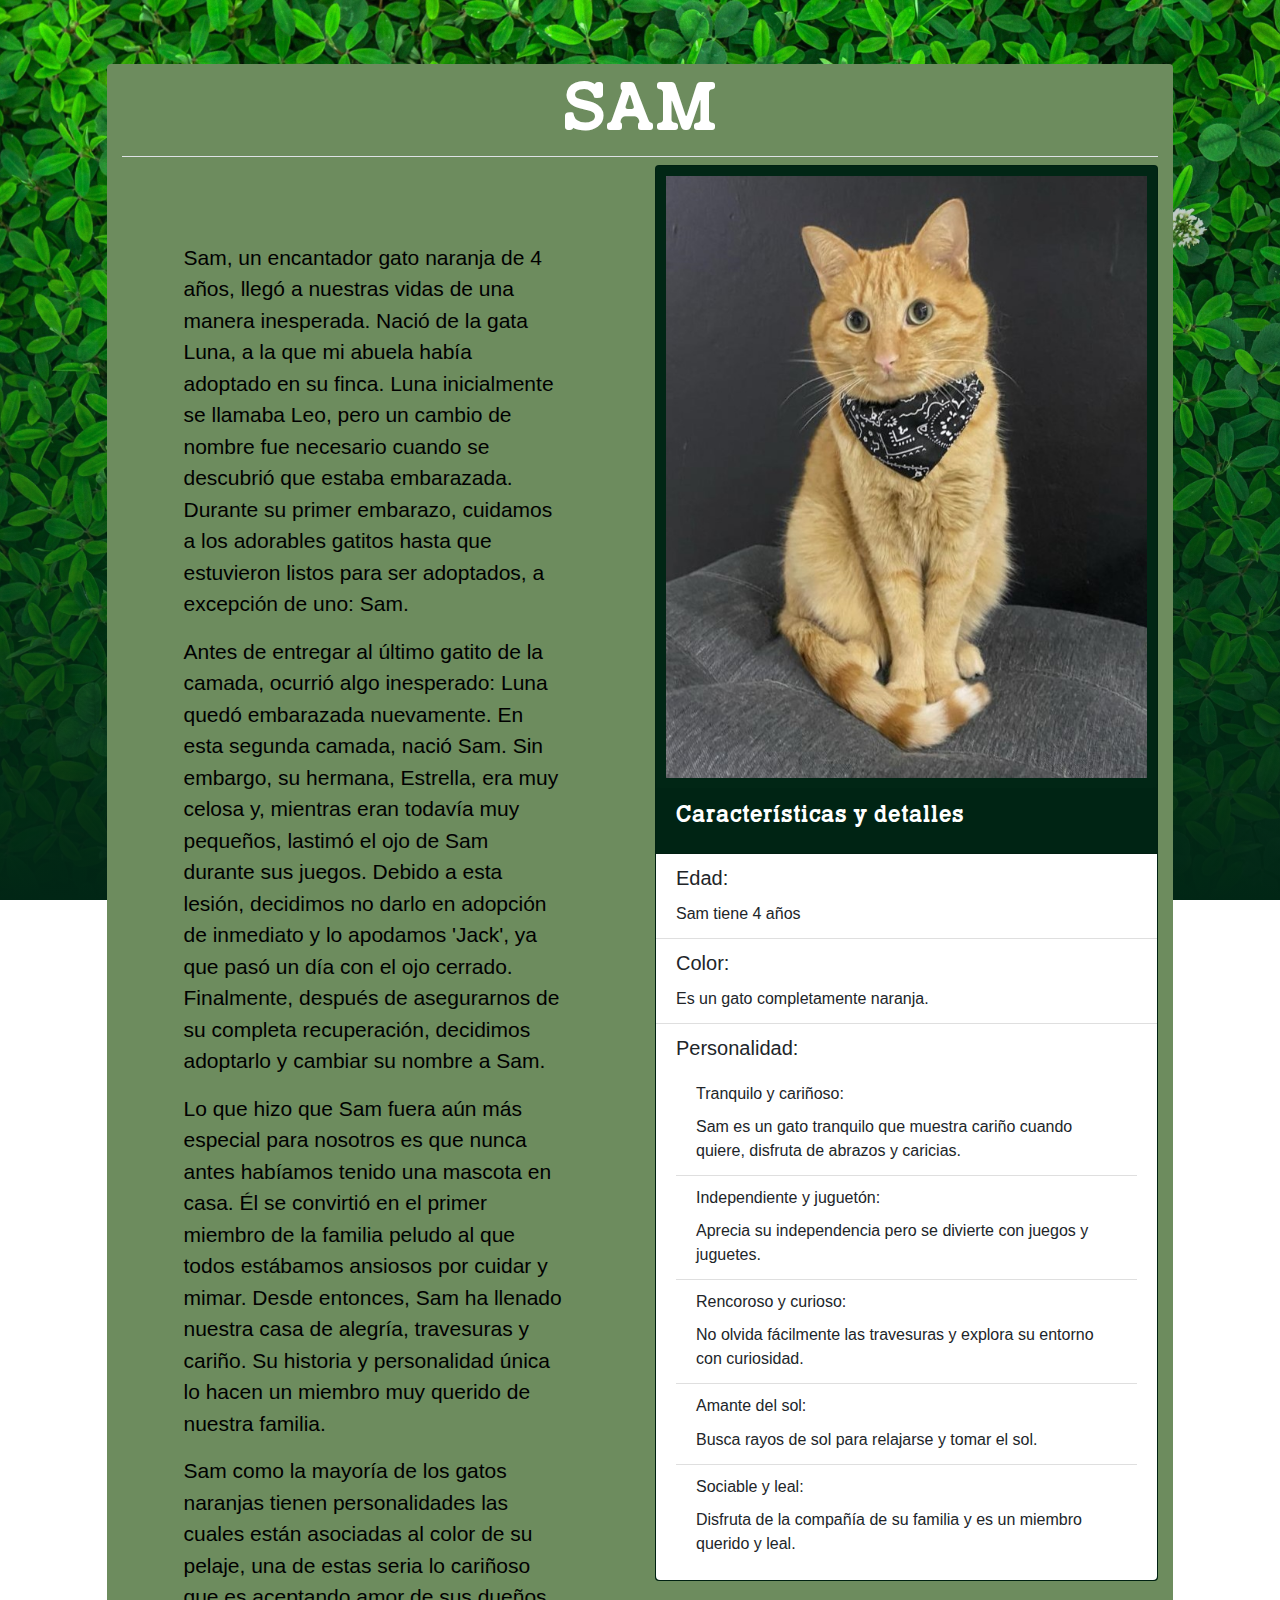
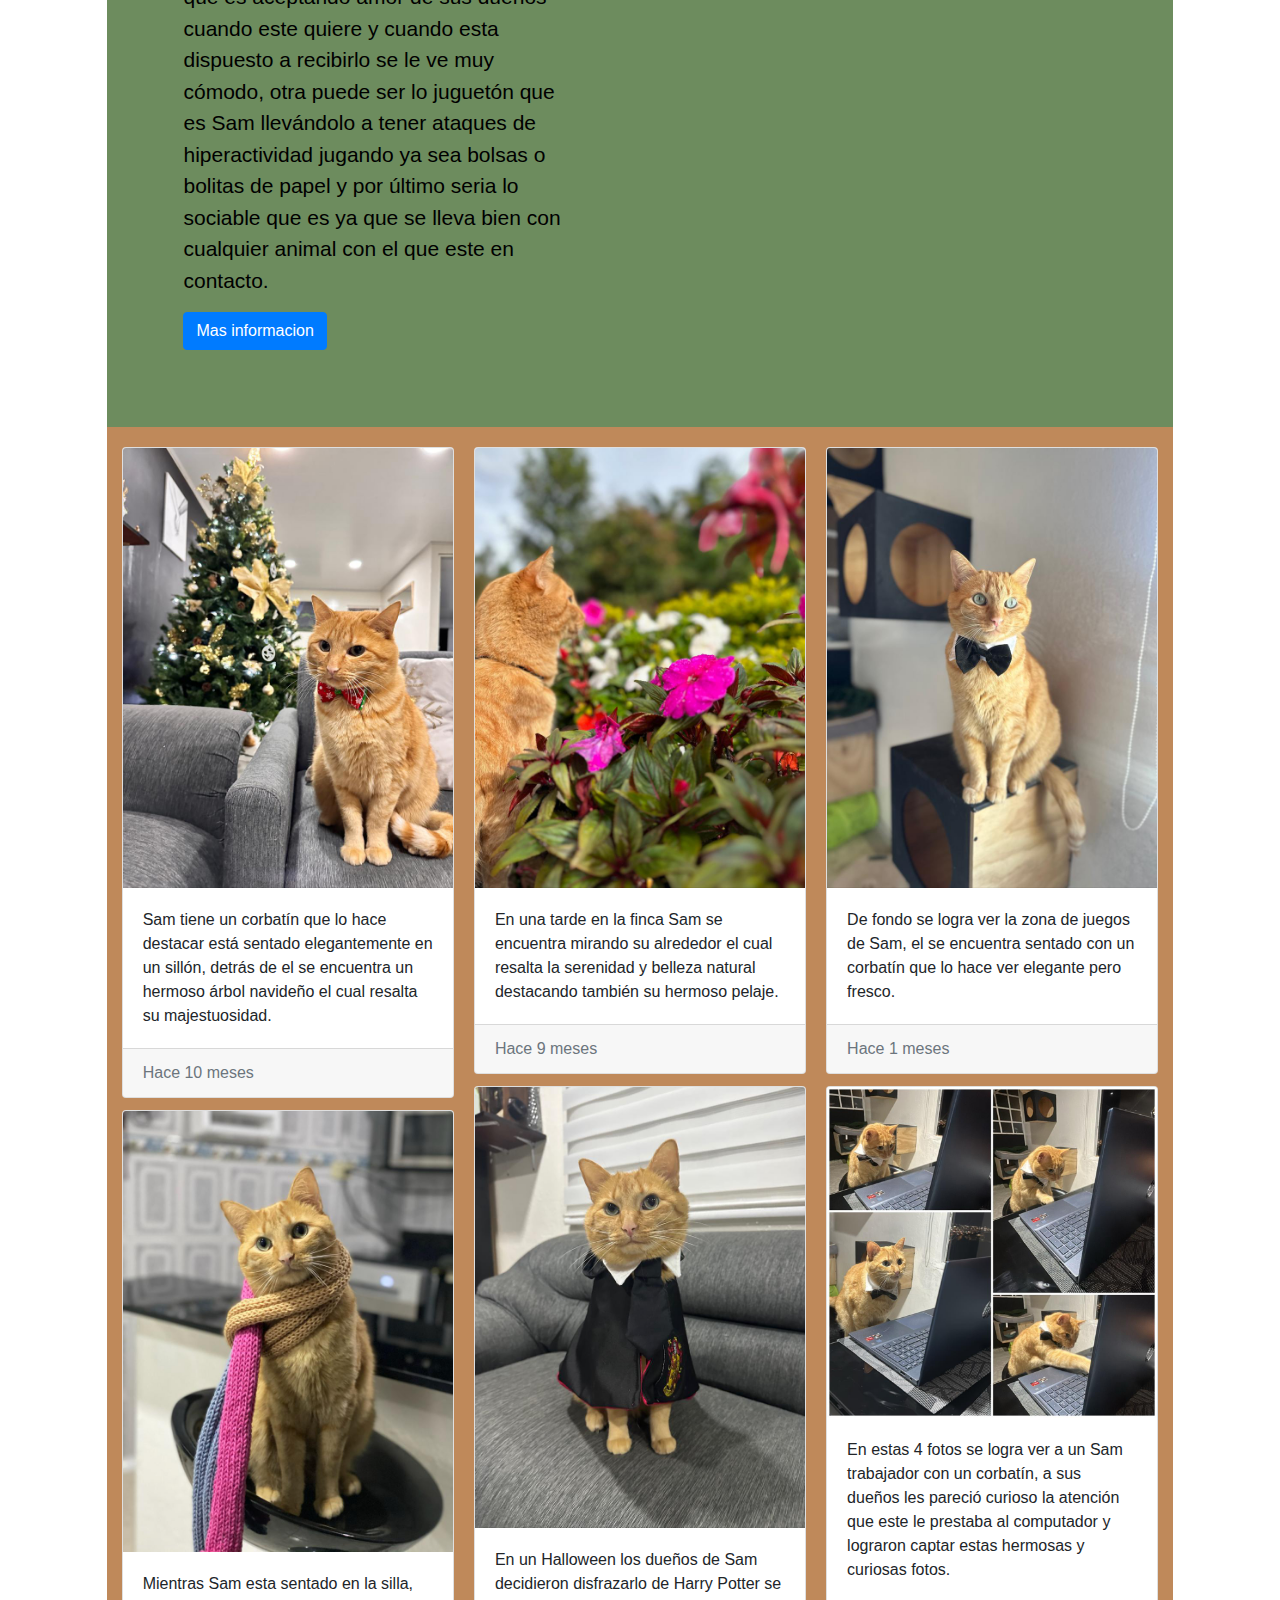
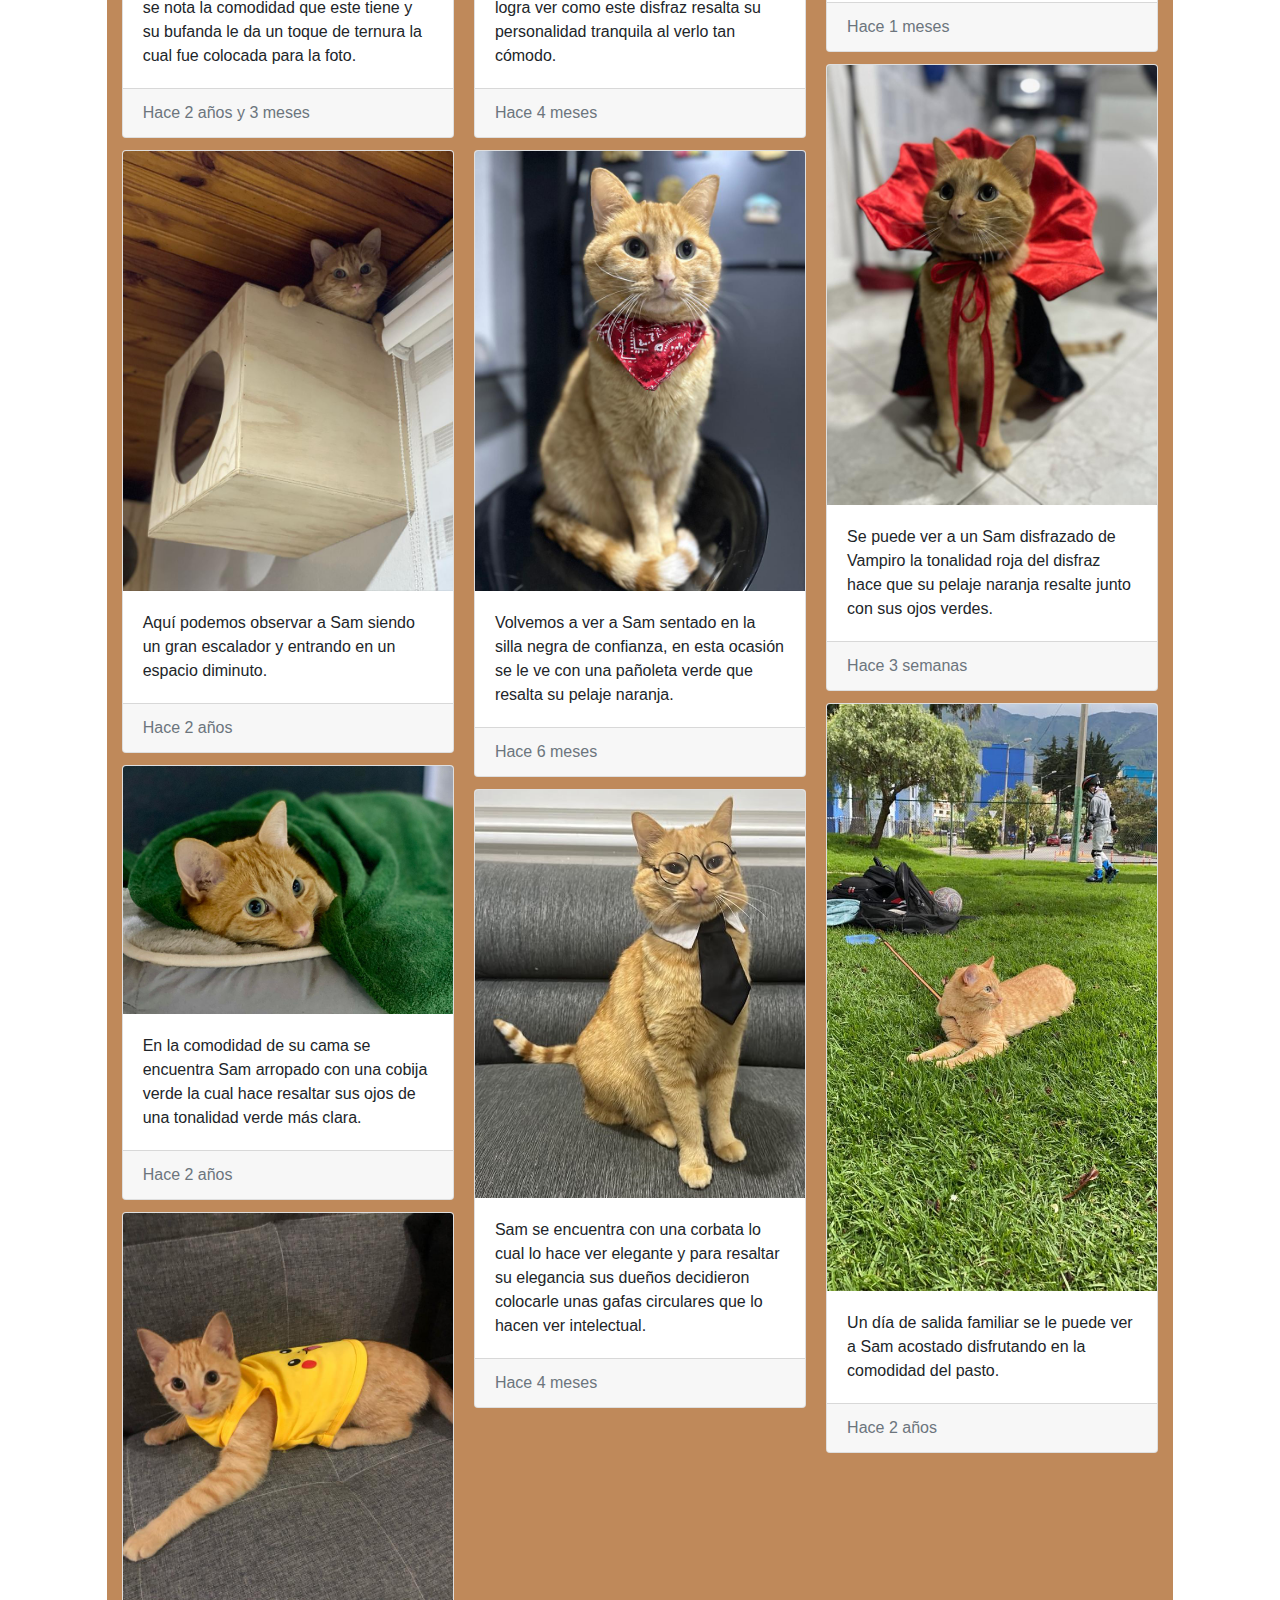
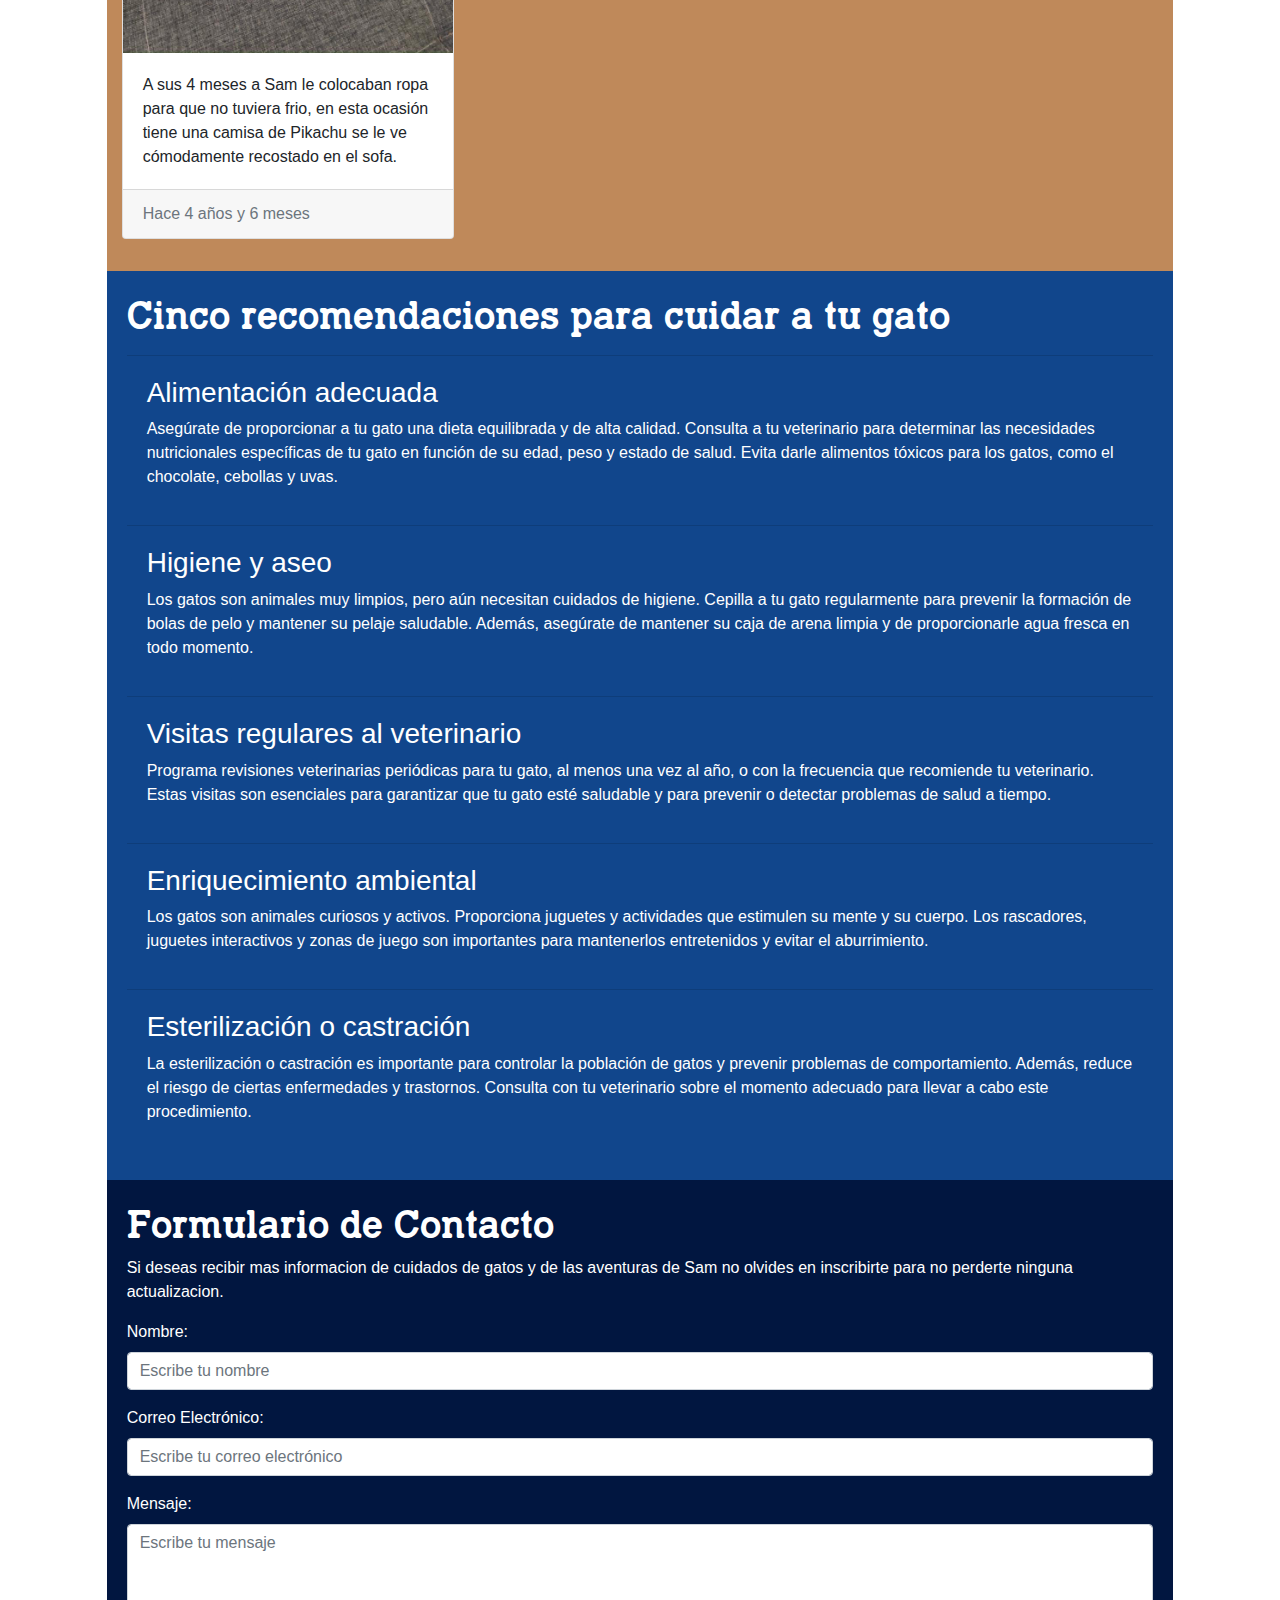
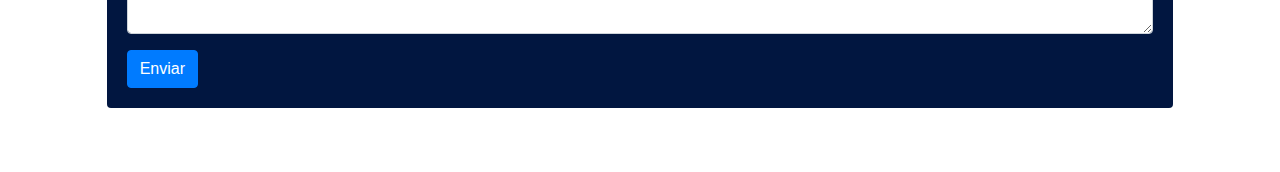
<file: src/index.html>
<!DOCTYPE html>
<html lang="en">
<head>
    <meta charset="UTF-8">
    <meta name="viewport" content="width=device-width, initial-scale=1.0">
    <link rel="stylesheet" href="https://stackpath.bootstrapcdn.com/bootstrap/4.1.3/css/bootstrap.min.css">
    <link rel="stylesheet" href="/src/style.css">

    <title>SamGato</title>
</head>
<body>
    <div class="container-fluid"> 
        
        <div class="row justify-content-md-center">
            <div class="col col-md-10 portada rounded-top"> 
                <h1 class="pb-2 border-bottom ">SAM</h1>
            </div>
            <div class="w-100"></div>

            <div class="col col-md-5 portada descripcion text-md">
                <p>
                    Sam, un encantador gato naranja de 4 años, llegó a nuestras vidas de una manera inesperada. Nació de la gata Luna, a la que mi abuela había adoptado en su finca. Luna inicialmente se llamaba Leo, pero un cambio de nombre fue necesario cuando se descubrió que estaba embarazada. Durante su primer embarazo, cuidamos a los adorables gatitos hasta que estuvieron listos para ser adoptados, a excepción de uno: Sam.
                </p>

                <p>
                    Antes de entregar al último gatito de la camada, ocurrió algo inesperado: Luna quedó embarazada nuevamente. En esta segunda camada, nació Sam. Sin embargo, su hermana, Estrella, era muy celosa y, mientras eran todavía muy pequeños, lastimó el ojo de Sam durante sus juegos. Debido a esta lesión, decidimos no darlo en adopción de inmediato y lo apodamos 'Jack', ya que pasó un día con el ojo cerrado. Finalmente, después de asegurarnos de su completa recuperación, decidimos adoptarlo y cambiar su nombre a Sam.
                </p>

                <p>
                    Lo que hizo que Sam fuera aún más especial para nosotros es que nunca antes habíamos tenido una mascota en casa. Él se convirtió en el primer miembro de la familia peludo al que todos estábamos ansiosos por cuidar y mimar. Desde entonces, Sam ha llenado nuestra casa de alegría, travesuras y cariño. Su historia y personalidad única lo hacen un miembro muy querido de nuestra familia.
                </p>
                <p>
                    Sam como la mayoría de los gatos naranjas tienen personalidades las cuales están asociadas al color de su pelaje, una de estas seria lo cariñoso que es aceptando amor de sus dueños cuando este quiere y cuando esta dispuesto a recibirlo se le ve muy cómodo, otra puede ser lo juguetón que es Sam llevándolo a tener ataques de hiperactividad jugando ya sea bolsas o bolitas de papel y por último seria lo sociable que es ya que se lleva bien con cualquier animal con el que este en contacto.
                </p>

                <a class="btn btn-primary" href="https://www.diariodesevilla.es/mascotas/curiosidades-gatos-naranja-unicos-especie_0_1771922962.html" role="button" target="_blank">Mas informacion</a>

            </div>
            <div class="w-10"></div>
            <div class="col col-md-5 portada descripcion ">
                <div class="card img-portada" >
                    <img src="\assets\sentado1.jpg" class="card-img-top img-portada rounded" alt="Responsive image">
                    <div class="card-header">
                        <h4 class="card-title">Características y detalles</h4>
                    </div>
                    <ul class="list-group list-group-flush">
                        <li class="list-group-item">
                            <h5 class="card-title">Edad:</h5>
                            <p class="card-text">Sam tiene 4 años</p>
                        </li>
                        <li class="list-group-item">
                            <h5 class="card-title">Color:</h5>
                            <p class="card-text"> Es un gato completamente naranja.</p>
                        </li>
                        <li class="list-group-item">
                            <h5 class="card-title">Personalidad:</h5>
                            <ul class="list-group list-group-flush">
                                <li class="list-group-item">
                                    <h6 class="card-title">Tranquilo y cariñoso:</h6>
                                    <p class="card-text">Sam es un gato tranquilo que muestra cariño cuando quiere, disfruta de abrazos y caricias.</p>
                                </li>
                                <li class="list-group-item">
                                    <h6 class="card-title">Independiente y juguetón:</h6>
                                    <p class="card-text">Aprecia su independencia pero se divierte con juegos y juguetes.</p>
                                </li>
                                <li class="list-group-item">
                                    <h6 class="card-title">Rencoroso y curioso:</h6>
                                    <p class="card-text">No olvida fácilmente las travesuras y explora su entorno con curiosidad.</p>
                                </li>
                                <li class="list-group-item">
                                    <h6 class="card-title">Amante del sol:</h6>
                                    <p class="card-text">Busca rayos de sol para relajarse y tomar el sol.</p>
                                </li>
                                <li class="list-group-item">
                                    <h6 class="card-title">Sociable y leal:</h6>
                                    <p class="card-text">Disfruta de la compañía de su familia y es un miembro querido y leal.</p>
                                </li>
                            </ul>

                        </li>
                    </ul>
                
                  </div>
                  
                   
                    
            </div>

        </div>


        <div class="row justify-content-md-center galeria">
            <div class="col col-md-10 galeria">
                <div class="card-columns">
                    <div class="card">
                        <img class="card-img-top img-fluid" src="\assets\galeria1.jpg" alt="Card image cap">
                        <div class="card-body">
                            <p class="card-text">Sam tiene un corbatín que lo hace destacar está sentado elegantemente en un sillón, detrás de el se encuentra un hermoso árbol navideño el cual resalta su majestuosidad.</p>
                        </div>
                        <div class="card-footer text-muted">
                            Hace 10 meses
                        </div>
                    </div>
                    <div class="card">
                        <img class="card-img-top img-fluid" src="\assets\galeria2.jpg" alt="Card image cap">
                        <div class="card-body">
                            <p class="card-text">Mientras Sam esta sentado en la silla, se nota la comodidad que este tiene y su bufanda le da un toque de ternura la cual fue colocada para la foto.</p>
                        </div>
                        <div class="card-footer text-muted">
                            Hace 2 años y 3 meses
                        </div>
                    </div>
                    <div class="card">
                        <img class="card-img-top img-fluid" src="\assets\galeria3.jpg" alt="Card image cap">
                        <div class="card-body">
                            <p class="card-text">Aquí podemos observar a Sam siendo un gran escalador y entrando en un espacio diminuto.</p>
                        </div>
                        <div class="card-footer text-muted">
                            Hace 2 años
                        </div>
                    </div>
                    <div class="card">
                        <img class="card-img-top img-fluid" src="\assets\galeria4.jpg" alt="Card image cap">
                        <div class="card-body">
                            <p class="card-text">En la comodidad de su cama se encuentra Sam arropado con una cobija verde la cual hace resaltar sus ojos de una tonalidad verde más clara.</p>
                        </div>
                        <div class="card-footer text-muted">
                            Hace 2 años
                        </div>
                    </div>

                    <div class="card">
                        <img class="card-img-top img-fluid" src="\assets\galeria5.jpg" alt="Card image cap">
                        <div class="card-body">
                            <p class="card-text">A sus 4 meses a Sam le colocaban ropa para que no tuviera frio, en esta ocasión tiene una camisa de Pikachu se le ve cómodamente recostado en el sofa.</p>
                        </div>
                        <div class="card-footer text-muted">
                            Hace 4 años y 6 meses
                        </div>
                    </div>
                    <div class="card">
                        <img class="card-img-top img-fluid" src="\assets\galeria6.jpg" alt="Card image cap">
                        <div class="card-body">
                            <p class="card-text">En una tarde en la finca Sam se encuentra mirando su alrededor el cual resalta la serenidad y belleza natural destacando también su hermoso pelaje.</p>
                        </div>
                        <div class="card-footer text-muted">
                            Hace 9 meses
                        </div>
                    </div>
                    <div class="card">
                        <img class="card-img-top img-fluid" src="\assets\galeria7.jpg" alt="Card image cap">
                        <div class="card-body">
                            <p class="card-text">En un Halloween los dueños de Sam decidieron disfrazarlo de Harry Potter se logra ver como este disfraz resalta su personalidad tranquila al verlo tan cómodo.</p>
                        </div>
                        <div class="card-footer text-muted">
                            Hace 4 meses
                        </div>
                    </div>
                    <div class="card">
                        <img class="card-img-top img-fluid" src="\assets\galeria8.jpg" alt="Card image cap">
                        <div class="card-body">
                            <p class="card-text">Volvemos a ver a Sam sentado en la silla negra de confianza, en esta ocasión se le ve con una pañoleta verde que resalta su pelaje naranja.</p>
                        </div>
                        <div class="card-footer text-muted">
                            Hace 6 meses
                        </div>
                    </div>

                    <div class="card">
                        <img class="card-img-top img-fluid" src="\assets\galeria9.jpg" alt="Card image cap">
                        <div class="card-body">
                            <p class="card-text">Sam se encuentra con una corbata lo cual lo hace ver elegante y para resaltar su elegancia sus dueños decidieron colocarle unas gafas circulares que lo hacen ver intelectual.</p>
                        </div>
                        <div class="card-footer text-muted">
                            Hace 4 meses
                        </div>
                    </div>
                    <div class="card">
                        <img class="card-img-top img-fluid" src="\assets\galeria10.jpg" alt="Card image cap">
                        <div class="card-body">
                            <p class="card-text">De fondo se logra ver la zona de juegos de Sam, el se encuentra sentado con un corbatín que lo hace ver elegante pero fresco.</p>
                        </div>
                        <div class="card-footer text-muted">
                            Hace 1 meses
                        </div>
                    </div>
                    <div class="card">
                        <img class="card-img-top img-fluid" src="\assets\galeria11.jpg" alt="Card image cap">
                        <div class="card-body">
                            <p class="card-text">En estas 4 fotos se logra ver a un Sam trabajador con un corbatín, a sus dueños les pareció curioso la atención que este le prestaba al computador y lograron captar estas hermosas y curiosas fotos.</p>
                        </div>
                        <div class="card-footer text-muted">
                            Hace 1 meses
                        </div>
                    </div>
                    <div class="card">
                        <img class="card-img-top img-fluid" src="\assets\galeria12.jpg" alt="Card image cap">
                        <div class="card-body">
                            <p class="card-text">Se puede ver a un Sam disfrazado de Vampiro la tonalidad roja del disfraz hace que su pelaje naranja resalte junto con sus ojos verdes.</p>
                        </div>
                        <div class="card-footer text-muted">
                            Hace 3 semanas
                        </div>
                    </div>
                    <div class="card">
                        <img class="card-img-top img-fluid" src="\assets\galeria13.jpg" alt="Card image cap">
                        <div class="card-body">
                            <p class="card-text">Un día de salida familiar se le puede ver a Sam acostado disfrutando en la comodidad del pasto.</p>
                        </div>
                        <div class="card-footer text-muted">
                            Hace 2 años
                        </div>
                    </div>
                </div>

            
            </div>
        </div>

        <div class="row justify-content-md-center rounded-bottom">
            <div class="col col-md-10 recomendaciones">
                <h1 class="pb-2">Cinco recomendaciones para cuidar a tu gato</h1>
                <ul class="list-group list-group-flush">
                    <li class="list-group-item">
                        <h3>Alimentación adecuada</h3>
                            <p>Asegúrate de proporcionar a tu gato una dieta equilibrada y de alta calidad. Consulta a tu veterinario para determinar las necesidades nutricionales específicas de tu gato en función de su edad, peso y estado de salud. Evita darle alimentos tóxicos para los gatos, como el chocolate, cebollas y uvas.</p>
                    </li>
                    <li class="list-group-item">
                        <h3>Higiene y aseo</h3>
                            <p>Los gatos son animales muy limpios, pero aún necesitan cuidados de higiene. Cepilla a tu gato regularmente para prevenir la formación de bolas de pelo y mantener su pelaje saludable. Además, asegúrate de mantener su caja de arena limpia y de proporcionarle agua fresca en todo momento.</p>
                    </li>
                    <li class="list-group-item">
                        <h3>Visitas regulares al veterinario</h3>
                            <p>Programa revisiones veterinarias periódicas para tu gato, al menos una vez al año, o con la frecuencia que recomiende tu veterinario. Estas visitas son esenciales para garantizar que tu gato esté saludable y para prevenir o detectar problemas de salud a tiempo.</p>
                    </li>
                    <li class="list-group-item">
                        <h3>Enriquecimiento ambiental</h3>
                            <p>Los gatos son animales curiosos y activos. Proporciona juguetes y actividades que estimulen su mente y su cuerpo. Los rascadores, juguetes interactivos y zonas de juego son importantes para mantenerlos entretenidos y evitar el aburrimiento.</p>
                    </li>
                    <li class="list-group-item">
                        <h3>Esterilización o castración</h3>
                            <p>La esterilización o castración es importante para controlar la población de gatos y prevenir problemas de comportamiento. Además, reduce el riesgo de ciertas enfermedades y trastornos. Consulta con tu veterinario sobre el momento adecuado para llevar a cabo este procedimiento.</p>
                    </li>
                    
                </ul>
            </div>
        </div>
        <div class="row justify-content-md-center rounded-bottom">
            <div class="col col-md-10 formulario rounded-bottom">
                <h1>Formulario de Contacto</h1>
                <p>
                    Si deseas recibir mas informacion de cuidados de gatos y de las aventuras de Sam no olvides en inscribirte para no perderte ninguna actualizacion.
                </p>
                <form>
                    <div class="form-group">
                        <label for="nombre">Nombre:</label>
                        <input type="text" class="form-control" id="nombre" placeholder="Escribe tu nombre">
                    </div>
                    <div class="form-group">
                        <label for="email">Correo Electrónico:</label>
                        <input type="email" class="form-control" id="email" placeholder="Escribe tu correo electrónico">
                    </div>
                    <div class="form-group">
                        <label for="mensaje">Mensaje:</label>
                        <textarea class="form-control" id="mensaje" rows="4" placeholder="Escribe tu mensaje"></textarea>
                    </div>
                    <button type="submit" class="btn btn-primary">Enviar</button>
                </form>

            </div>
        </div>


    </div>
    
</body>
</html>
</file>
<file: src/style.css>
body { 
  background: 
    linear-gradient(to top, #012615, transparent),
    url('/assets/fondo2.jpg') center center no-repeat; /* Imagen de fondo */
  background-size: cover; 
  background-attachment: fixed; 
  padding-top: 5%;
  padding-bottom: 5%;
  }

  @font-face {
    font-family: 'TitulosMaquina'; /* Nombre de la fuente personalizada */
    src: url('/assets/TypoSlabIrregularDemo.otf') format('truetype'); /* Ruta a tu archivo de fuente y formato */
  }

.portada  h1 {
  color: #ffffff;
  text-align: center;
  font-family: 'TitulosMaquina', sans-serif;;
  font-size: 70px;



  }
  
  p {
  font-family:'Segoe UI', Tahoma, Geneva, Verdana, sans-serif;
  }

.portada{
  background-color: #6D8C5E;
  
}
.portada h4{
  font-family: 'TitulosMaquina', sans-serif;;

}
.portada.descripcion{
  padding-bottom: 20px
}


.portada.text-md{
  padding : 6%;
}

.text-md {
  font-size: 21px;
  color: black;
}


.img-portada.card{
  background-color: #012615;
}
.img-portada h4{
  color: #ffffff;

}

.img-portada.card-img-top{
  background-color: #012615;
  padding: 2%;
}


.col.galeria{
  background-color: #BF895A;
  padding-top: 20px;
  padding-bottom: 20px
}
.col.formulario{
  background-color: #011640;
  padding: 20px;
  color: #ffffff;
  
  
}

.col.formulario h1{
  font-family: 'TitulosMaquina', sans-serif;;

}

.col.recomendaciones{
  background-color: #11468C;
  padding: 20px;
  color: #ffffff;
  
}

.col.recomendaciones h1{
  font-family: 'TitulosMaquina', sans-serif;;

}

.col.recomendaciones li{
  background-color: #11468C;
  padding: 20px;
  color: #ffffff;
}

.col.recomendaciones li h3{
  color: #ffffff
}

.col.recomendaciones li p{
  color: #ffffff
}

.col.galeria li{
  background-color: #BF895A;
}
</file>
